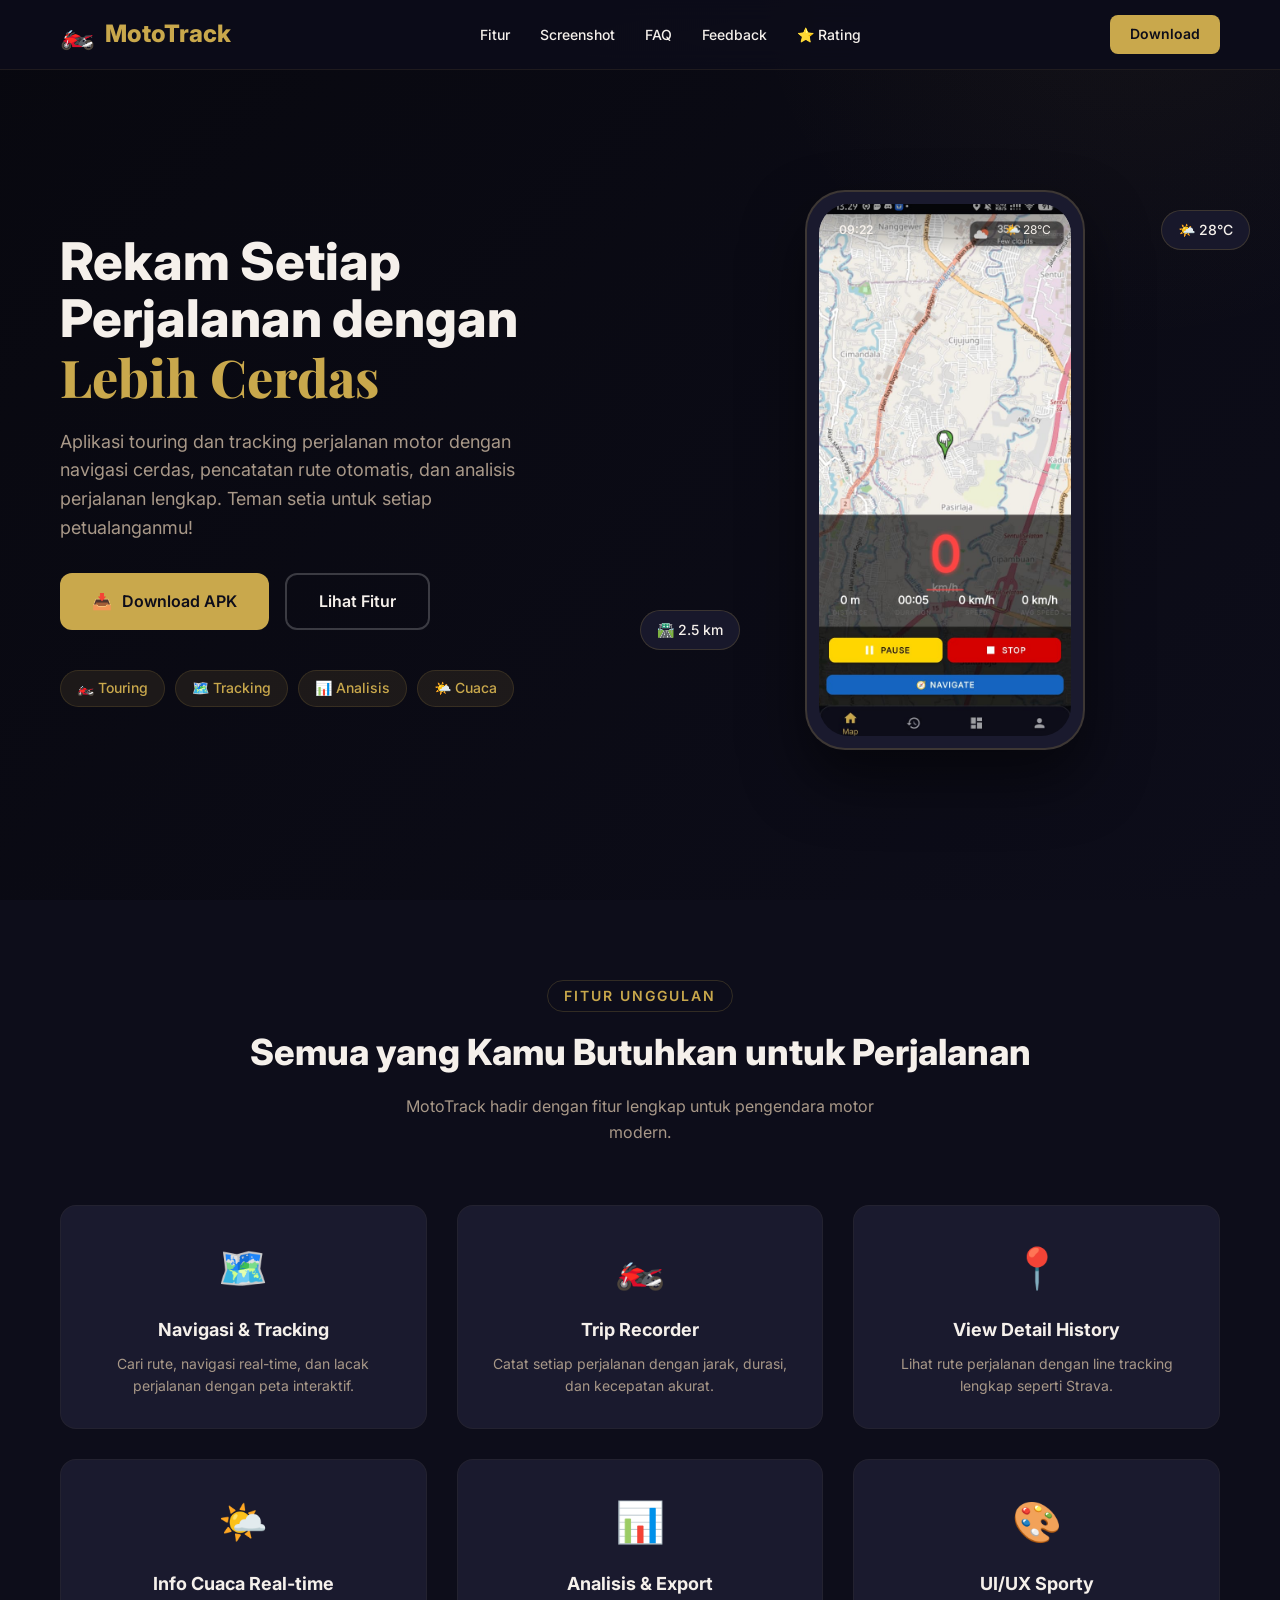
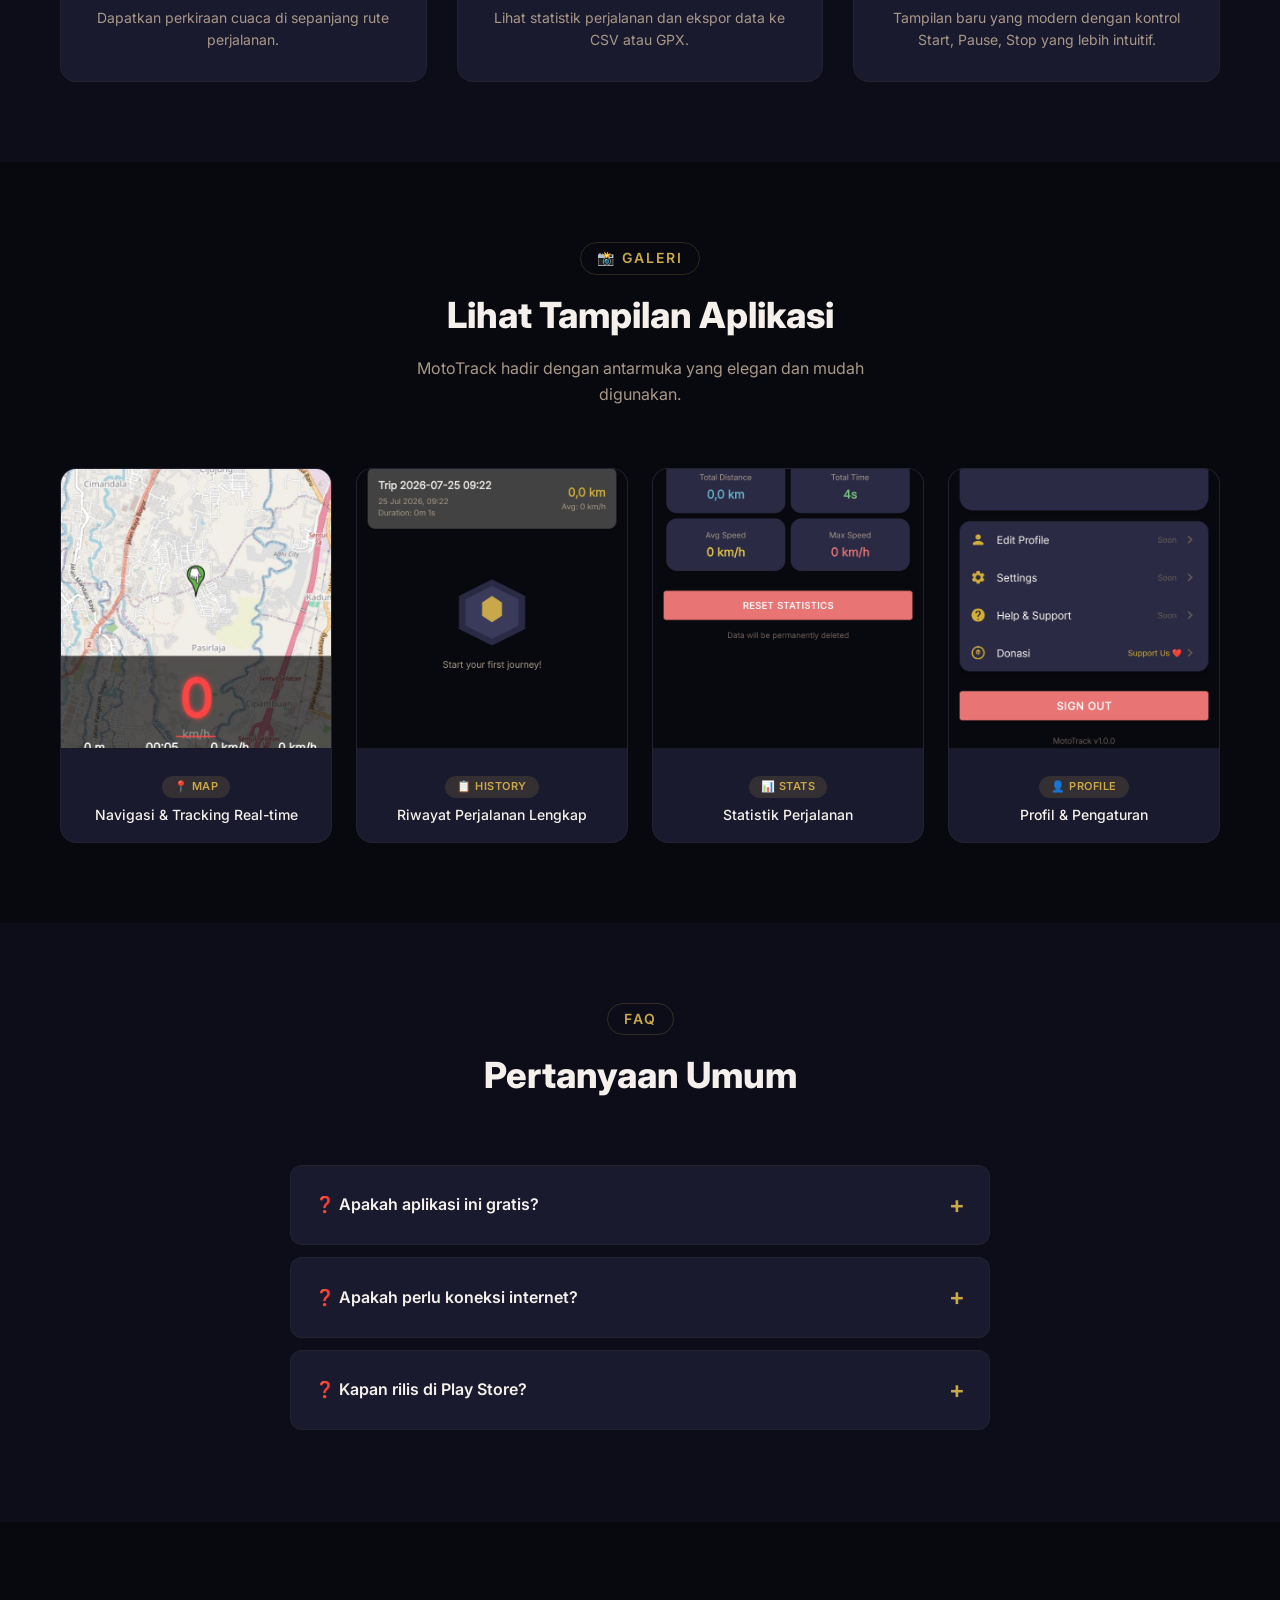
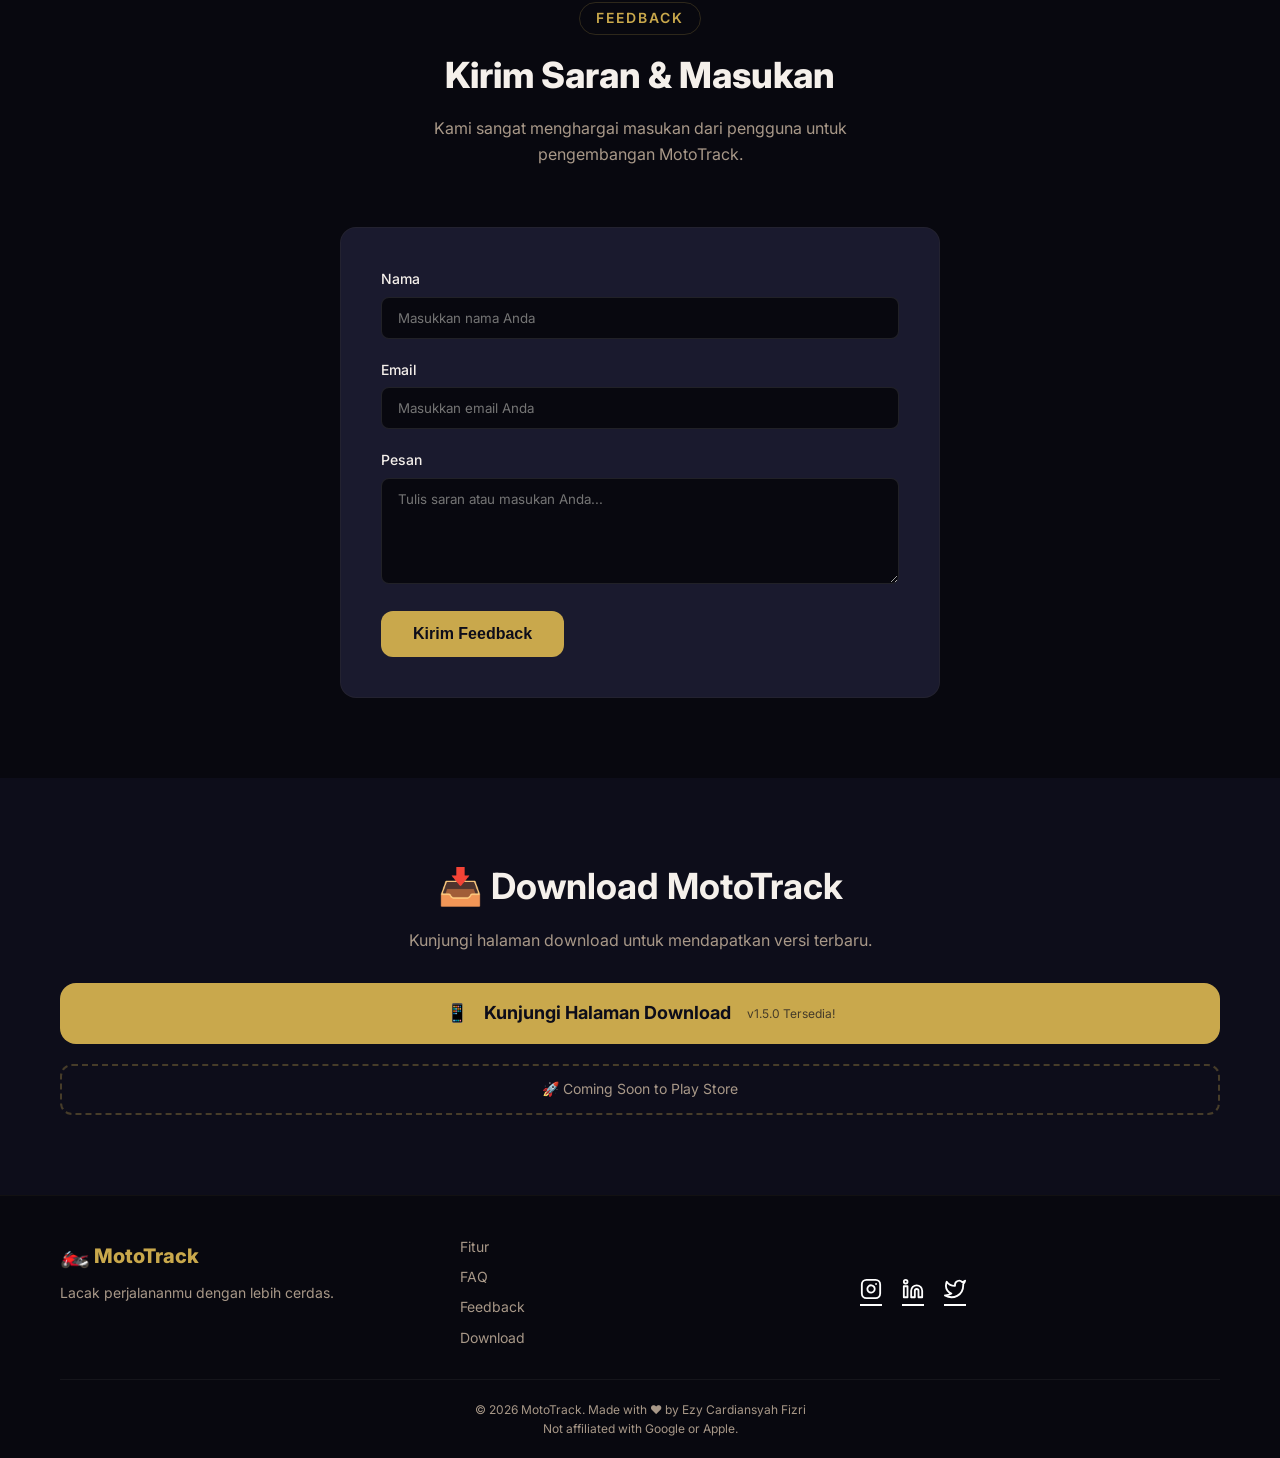
<file: index.html>
<!DOCTYPE html>
<html lang="id">
<head>
    <meta charset="UTF-8">
    <meta name="viewport" content="width=device-width, initial-scale=1.0">
    <title>MotoTrack - Track Your Journey</title>
    <link rel="stylesheet" href="css/style.css">
    <link href="https://fonts.googleapis.com/css2?family=Inter:wght@300;400;600;700;800&family=Playfair+Display:wght@700&display=swap" rel="stylesheet">
    <link rel="stylesheet" href="https://cdnjs.cloudflare.com/ajax/libs/font-awesome/6.4.0/css/all.min.css">

    <!-- ===== META TAGS ===== -->
<meta name="description" content="Aplikasi touring dan tracking perjalanan motor dengan navigasi cerdas, pencatatan rute otomatis, dan analisis perjalanan lengkap.">
<meta name="keywords" content="MotoTrack, tracking motor, navigasi motor, touring, aplikasi motor, GPS tracker">
<meta name="author" content="KyokoRu">

<!-- Open Graph -->
<meta property="og:type" content="website">
<meta property="og:title" content="MotoTrack - Track Your Journey">
<meta property="og:description" content="Aplikasi touring dan tracking perjalanan motor dengan navigasi cerdas.">
<meta property="og:image" content="assets/images/og-image.jpg">

<!-- Favicon -->
<link rel="icon" type="image/x-icon" href="favicon.ico">
</head>
<body>
    <!-- ===== NAVBAR ===== -->
    <nav class="navbar">
        <div class="container">
            <div class="nav-brand">
                <span class="logo-icon">🏍️</span>
                <span class="logo-text">MotoTrack</span>
            </div>
            <ul class="nav-menu">
                <li><a href="#features">Fitur</a></li>
                <li><a href="#screenshots">Screenshot</a></li>
                <li><a href="#faq">FAQ</a></li>
                <li><a href="#feedback">Feedback</a></li>
                <li><a href="rating.html">⭐ Rating</a></li>
            </ul>
            <a href="#download" class="btn-download-nav">Download</a>
            <div class="hamburger">
                <span></span>
                <span></span>
                <span></span>
            </div>
        </div>
    </nav>

<!-- ===== HERO ===== -->
<section class="hero" id="home">
    <div class="container">
        <div class="hero-content">
            <div class="hero-text">
                <h1>Rekam Setiap Perjalanan dengan <span class="highlight">Lebih Cerdas</span></h1>
                <p>Aplikasi touring dan tracking perjalanan motor dengan navigasi cerdas, pencatatan rute otomatis, dan analisis perjalanan lengkap. Teman setia untuk setiap petualanganmu!</p>
                <div class="hero-buttons">
                    <a href="#download" class="btn-primary">
                        <span>📥</span> Download APK
                    </a>
                    <a href="#features" class="btn-secondary">
                        Lihat Fitur
                    </a>
                </div>
                <div class="hero-tags">
                    <span class="hero-tag">🏍️ Touring</span>
                    <span class="hero-tag">🗺️ Tracking</span>
                    <span class="hero-tag">📊 Analisis</span>
                    <span class="hero-tag">🌤️ Cuaca</span>
                </div>
            </div>
            <div class="hero-image">
                <div class="phone-mockup">
                    <div class="phone-screen">
                        <img src="assets/images/screenshot-map.jpg" alt="MotoTrack Map View">
                        <div class="phone-overlay">
                            <span class="overlay-time">09:22</span>
                            <span class="overlay-weather">🌤️ 28°C</span>
                        </div>
                    </div>
                </div>
                <div class="floating-badge badge-weather">🌤️ 28°C</div>
                <div class="floating-badge badge-route">🛣️ 2.5 km</div>
            </div>
        </div>
    </div>
</section>

<!-- ===== LOADING SCREEN ===== -->
<div id="loading">
    <div class="loading-spinner"></div>
    <div class="loading-text">🏍️ MotoTrack</div>
</div>

<!-- ===== FITUR ===== -->
<section class="features" id="features">
    <div class="container">
        <div class="section-header">
            <span class="section-tag">Fitur Unggulan</span>
            <h2>Semua yang Kamu Butuhkan untuk Perjalanan</h2>
            <p>MotoTrack hadir dengan fitur lengkap untuk pengendara motor modern.</p>
        </div>
        <div class="features-grid">

            <!-- 1. Navigasi -->
            <div class="feature-card">
                <div class="feature-icon">🗺️</div>
                <h3>Navigasi & Tracking</h3>
                <p>Cari rute, navigasi real-time, dan lacak perjalanan dengan peta interaktif.</p>
            </div>

            <!-- 2. Trip Recorder -->
            <div class="feature-card">
                <div class="feature-icon">🏍️</div>
                <h3>Trip Recorder</h3>
                <p>Catat setiap perjalanan dengan jarak, durasi, dan kecepatan akurat.</p>
            </div>

            <!-- 3. View Detail History ⬅️ BARU -->
            <div class="feature-card">
                <div class="feature-icon">📍</div>
                <h3>View Detail History</h3>
                <p>Lihat rute perjalanan dengan line tracking lengkap seperti Strava.</p>
            </div>

            <!-- 4. Info Cuaca -->
            <div class="feature-card">
                <div class="feature-icon">🌤️</div>
                <h3>Info Cuaca Real-time</h3>
                <p>Dapatkan perkiraan cuaca di sepanjang rute perjalanan.</p>
            </div>

            <!-- 5. Analisis & Export -->
            <div class="feature-card">
                <div class="feature-icon">📊</div>
                <h3>Analisis & Export</h3>
                <p>Lihat statistik perjalanan dan ekspor data ke CSV atau GPX.</p>
            </div>

            <!-- 6. UI/UX Sporty ⬅️ BARU -->
            <div class="feature-card">
                <div class="feature-icon">🎨</div>
                <h3>UI/UX Sporty</h3>
                <p>Tampilan baru yang modern dengan kontrol Start, Pause, Stop yang lebih intuitif.</p>
            </div>

        </div>
    </div>
</section>

<!-- ===== SCREENSHOTS ===== -->
<section class="screenshots" id="screenshots">
    <div class="container">
        <div class="section-header">
            <span class="section-tag">📸 Galeri</span>
            <h2>Lihat Tampilan Aplikasi</h2>
            <p>MotoTrack hadir dengan antarmuka yang elegan dan mudah digunakan.</p>
        </div>
        <div class="screenshot-grid">
            <div class="screenshot-card">
                <img src="assets/images/screenshot-map.jpg" alt="Halaman Map MotoTrack">
                <div class="screenshot-info">
                    <span class="screenshot-badge">📍 Map</span>
                    <p>Navigasi & Tracking Real-time</p>
                </div>
            </div>
            <div class="screenshot-card">
                <img src="assets/images/screenshot-history.jpg" alt="Halaman History MotoTrack">
                <div class="screenshot-info">
                    <span class="screenshot-badge">📋 History</span>
                    <p>Riwayat Perjalanan Lengkap</p>
                </div>
            </div>
            <div class="screenshot-card">
                <img src="assets/images/screenshot-stats.jpg" alt="Halaman Statistics MotoTrack">
                <div class="screenshot-info">
                    <span class="screenshot-badge">📊 Stats</span>
                    <p>Statistik Perjalanan</p>
                </div>
            </div>
            <div class="screenshot-card">
                <img src="assets/images/screenshot-profile.png" alt="Halaman Profile MotoTrack">
                <div class="screenshot-info">
                    <span class="screenshot-badge">👤 Profile</span>
                    <p>Profil & Pengaturan</p>
                </div>
            </div>
        </div>
    </div>
</section>

    <!-- ===== FAQ ===== -->
    <section class="faq" id="faq">
        <div class="container">
            <div class="section-header">
                <span class="section-tag">FAQ</span>
                <h2>Pertanyaan Umum</h2>
            </div>
            <div class="faq-list">
                <div class="faq-item">
                    <div class="faq-question">
                        <span>❓ Apakah aplikasi ini gratis?</span>
                        <span class="faq-toggle">+</span>
                    </div>
                    <div class="faq-answer">
                        <p>Ya, MotoTrack 100% gratis dan tidak ada biaya berlangganan.</p>
                    </div>
                </div>
                <div class="faq-item">
                    <div class="faq-question">
                        <span>❓ Apakah perlu koneksi internet?</span>
                        <span class="faq-toggle">+</span>
                    </div>
                    <div class="faq-answer">
                        <p>Untuk navigasi dan cuaca, diperlukan internet. Tapi tracking tetap berjalan offline.</p>
                    </div>
                </div>
                <div class="faq-item">
                    <div class="faq-question">
                        <span>❓ Kapan rilis di Play Store?</span>
                        <span class="faq-toggle">+</span>
                    </div>
                    <div class="faq-answer">
                        <p>Saat ini MotoTrack masih dalam tahap pengembangan. Akan segera rilis di Play Store!</p>
                    </div>
                </div>
            </div>
        </div>
    </section>

    <!-- ===== FEEDBACK ===== -->
    <section class="feedback" id="feedback">
        <div class="container">
            <div class="section-header">
                <span class="section-tag">Feedback</span>
                <h2>Kirim Saran & Masukan</h2>
                <p>Kami sangat menghargai masukan dari pengguna untuk pengembangan MotoTrack.</p>
            </div>
            <div class="feedback-form">
                <form id="feedbackForm">
                    <div class="form-group">
                        <label for="name">Nama</label>
                        <input type="text" id="name" placeholder="Masukkan nama Anda" required>
                    </div>
                    <div class="form-group">
                        <label for="email">Email</label>
                        <input type="email" id="email" placeholder="Masukkan email Anda" required>
                    </div>
                    <div class="form-group">
                        <label for="message">Pesan</label>
                        <textarea id="message" rows="5" placeholder="Tulis saran atau masukan Anda..." required></textarea>
                    </div>
                    <button type="submit" class="btn-primary">Kirim Feedback</button>
                </form>
                <div id="feedbackSuccess" style="display:none;">
                    ✅ Terima kasih! Feedback Anda telah terkirim.
                </div>
            </div>
        </div>
    </section>

<!-- ===== DOWNLOAD ===== -->
<section class="download" id="download">
    <div class="container">
        <div class="download-content">
            <h2>📥 Download MotoTrack</h2>
            <p>Kunjungi halaman download untuk mendapatkan versi terbaru.</p>
            <div class="download-buttons">
                <a href="download.html" class="btn-download">
                    <span>📱</span> Kunjungi Halaman Download
                    <small>v1.5.0 Tersedia!</small>
                </a>
                <div class="coming-soon">
                    <span>🚀</span> Coming Soon to Play Store
                </div>
            </div>
        </div>
    </div>
</section>

<!-- ===== BACK TO TOP ===== -->
<button id="backToTop" class="back-to-top" aria-label="Kembali ke atas">⬆</button>

    <!-- ===== FOOTER ===== -->
    <footer class="footer">
        <div class="container">
            <div class="footer-content">
                <div class="footer-brand">
                    <span class="logo-icon">🏍️</span>
                    <span class="logo-text">MotoTrack</span>
                    <p>Lacak perjalananmu dengan lebih cerdas.</p>
                </div>
                <div class="footer-links">
                    <a href="#features">Fitur</a>
                    <a href="#faq">FAQ</a>
                    <a href="#feedback">Feedback</a>
                    <a href="#download">Download</a>
                </div>
<div class="footer-social">
    <!-- Instagram -->
    <a href="https://www.instagram.com/ezycardiansyah.f/" aria-label="Instagram" target="_blank" rel="noopener noreferrer">
        <svg xmlns="http://www.w3.org/2000/svg" width="22" height="22" viewBox="0 0 24 24" fill="none" stroke="currentColor" stroke-width="2" stroke-linecap="round" stroke-linejoin="round"><rect width="20" height="20" x="2" y="2" rx="5" ry="5"/><path d="M16 11.37A4 4 0 1 1 12.63 8 4 4 0 0 1 16 11.37z"/><line x1="17.5" x2="17.51" y1="6.5" y2="6.5"/></svg>
    </a>
    
    <!-- LinkedIn -->
    <a href="https://www.linkedin.com/in/Ezy Cardiansyah" aria-label="LinkedIn" target="_blank" rel="noopener noreferrer">
        <svg xmlns="http://www.w3.org/2000/svg" width="22" height="22" viewBox="0 0 24 24" fill="none" stroke="currentColor" stroke-width="2" stroke-linecap="round" stroke-linejoin="round"><path d="M16 8a6 6 0 0 1 6 6v7h-4v-7a2 2 0 0 0-2-2 2 2 0 0 0-2 2v7h-4v-7a6 6 0 0 1 6-6z"/><rect width="4" height="12" x="2" y="9"/><circle cx="4" cy="4" r="2"/></svg>
    </a>

    <!-- X (Opsional) -->
    <a href="https://x.com/ezycrdansyh" aria-label="X" target="_blank" rel="noopener noreferrer">
        <svg xmlns="http://www.w3.org/2000/svg" width="22" height="22" viewBox="0 0 24 24" fill="none" stroke="currentColor" stroke-width="2" stroke-linecap="round" stroke-linejoin="round"><path d="M23 3a10.9 10.9 0 0 1-3.14 1.53 4.48 4.48 0 0 0-7.86 3v1A10.67 10.67 0 0 1 3 4s-4 9 5 13a11.64 11.64 0 0 1-7 2c9 5 20 0 20-11.5a4.5 4.5 0 0 0-.08-.83A7.72 7.72 0 0 0 23 3z"/></svg>
    </a>
</div>
            </div>
            <div class="footer-bottom">
                <p>© 2026 MotoTrack. Made with ❤️ by Ezy Cardiansyah Fizri</p>
                <p>Not affiliated with Google or Apple.</p>
            </div>
        </div>
    </footer>

    <script src="js/script.js"></script>
</body>
</html>
</file>
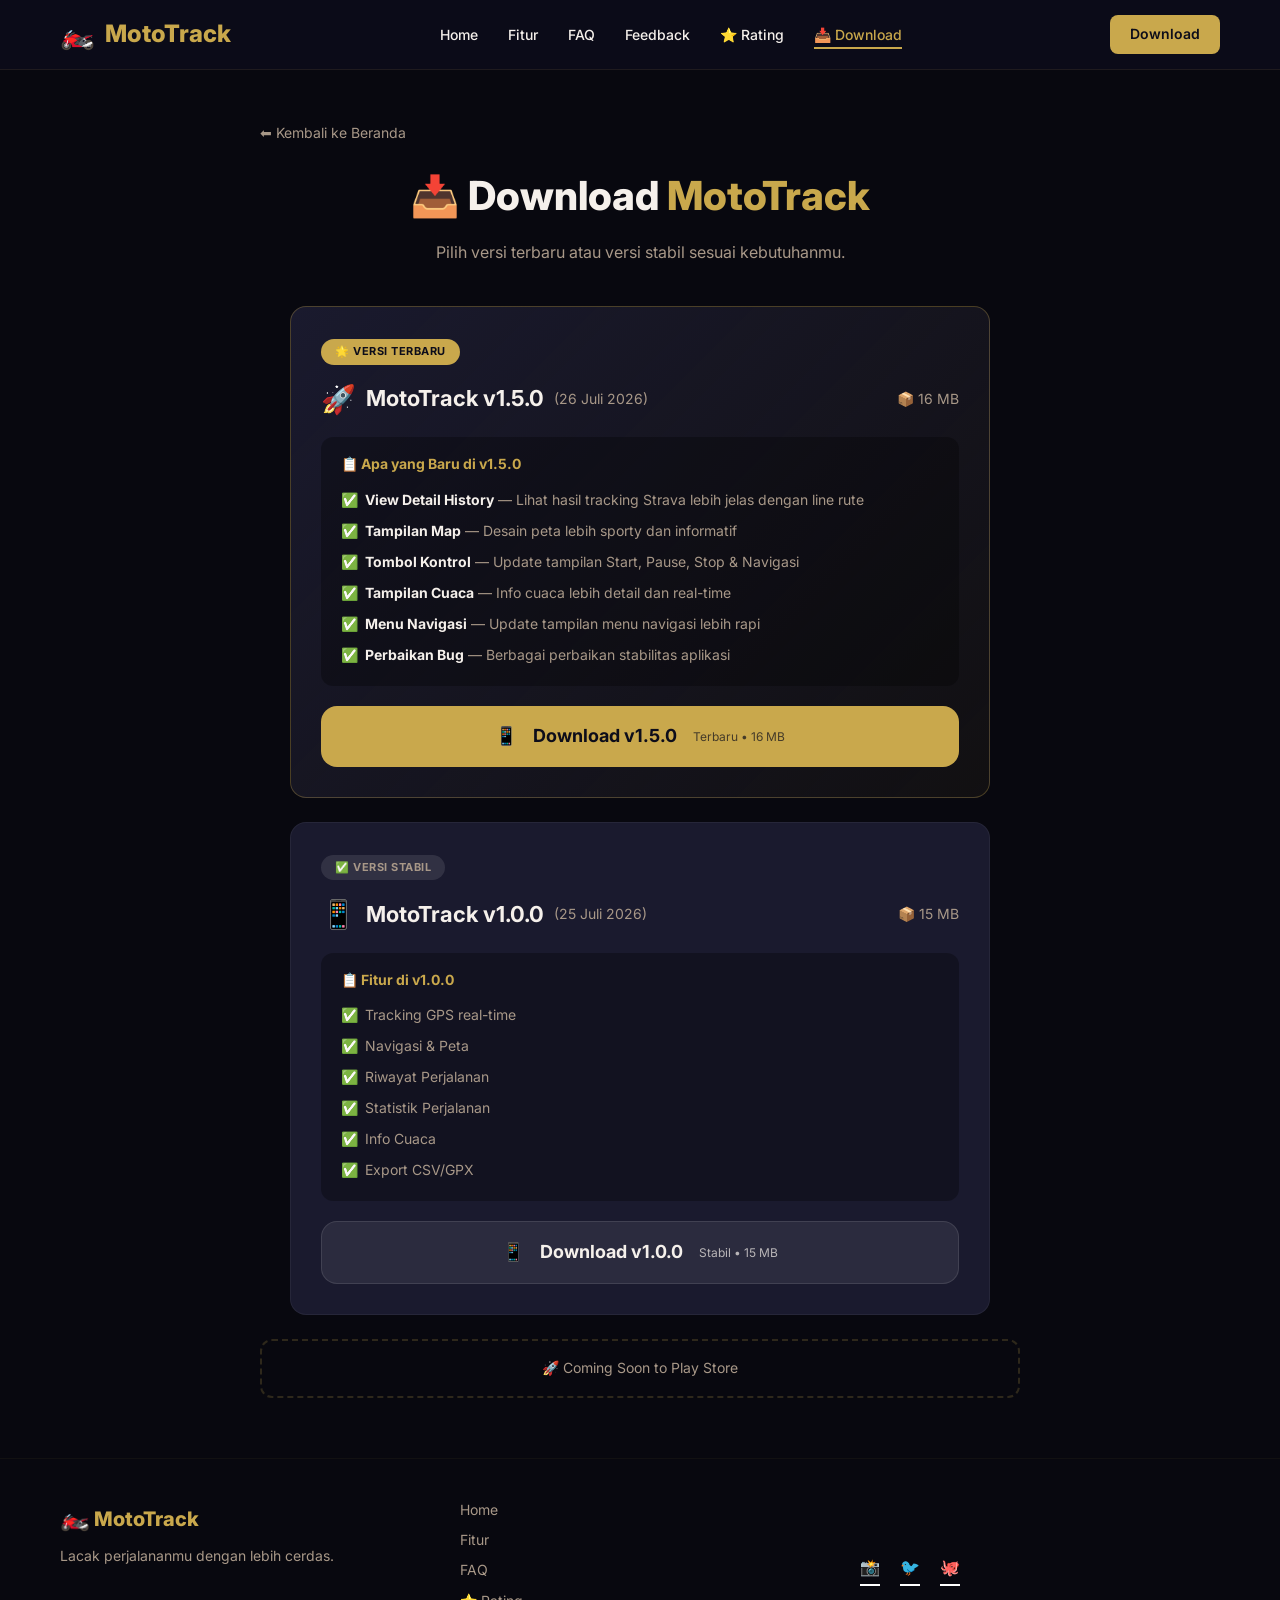
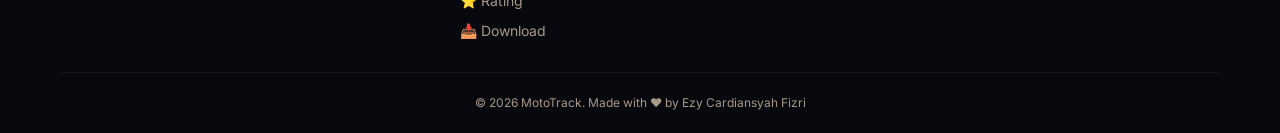
<file: download.html>
<!DOCTYPE html>
<html lang="id">
<head>
    <meta charset="UTF-8">
    <meta name="viewport" content="width=device-width, initial-scale=1.0">
    <title>Download MotoTrack</title>
    <link rel="stylesheet" href="css/style.css">
    <link href="https://fonts.googleapis.com/css2?family=Inter:wght@300;400;600;700;800&family=Playfair+Display:wght@700&display=swap" rel="stylesheet">
    <style>
        /* ============================================================
           DOWNLOAD PAGE SPECIFIC
        ============================================================ */
        .download-page {
            padding: 120px 0 60px;
            min-height: 100vh;
            background: var(--dark-bg);
        }

        .download-page .container {
            max-width: 800px;
        }

        .download-header {
            text-align: center;
            margin-bottom: 40px;
        }

        .download-header h1 {
            font-size: 40px;
            font-weight: 800;
            margin-bottom: 12px;
        }

        .download-header h1 .highlight {
            color: var(--gold);
        }

        .download-header p {
            color: var(--gray);
            font-size: 16px;
        }

        /* ===== DOWNLOAD CARDS ===== */
        .download-card {
            background: var(--black-light);
            border-radius: 16px;
            padding: 30px;
            margin-bottom: 24px;
            border: 1px solid rgba(255, 255, 255, 0.05);
            transition: all 0.3s;
            text-align: left;
        }

        .download-card:hover {
            transform: translateY(-4px);
            border-color: rgba(201, 168, 76, 0.2);
            box-shadow: 0 20px 40px rgba(0, 0, 0, 0.3);
        }

        .download-card.latest {
            border-color: rgba(201, 168, 76, 0.3);
            background: linear-gradient(135deg, var(--black-light) 0%, rgba(201, 168, 76, 0.05) 100%);
        }

        .download-badge {
            display: inline-block;
            background: var(--gold);
            color: var(--black);
            font-size: 11px;
            font-weight: 700;
            padding: 4px 14px;
            border-radius: 20px;
            text-transform: uppercase;
            letter-spacing: 0.5px;
            margin-bottom: 12px;
        }

        .download-badge.stable-badge {
            background: rgba(255, 255, 255, 0.1);
            color: var(--gray);
        }

        .download-info {
            display: flex;
            justify-content: space-between;
            align-items: center;
            flex-wrap: wrap;
            margin-bottom: 16px;
        }

        .download-version {
            display: flex;
            align-items: center;
            gap: 10px;
            flex-wrap: wrap;
        }

        .version-icon {
            font-size: 28px;
        }

        .version-name {
            font-size: 22px;
            font-weight: 700;
            color: var(--white);
        }

        .version-date {
            font-size: 14px;
            color: var(--gray);
        }

        .download-size {
            font-size: 14px;
            color: var(--gray);
        }

        /* ===== CHANGELOG ===== */
        .download-changelog {
            background: rgba(0, 0, 0, 0.3);
            border-radius: 12px;
            padding: 16px 20px;
            margin-bottom: 20px;
        }

        .download-changelog h4 {
            font-size: 14px;
            color: var(--gold);
            margin-bottom: 8px;
        }

        .download-changelog ul {
            list-style: none;
            padding: 0;
            margin: 0;
        }

        .download-changelog ul li {
            font-size: 14px;
            color: var(--gray);
            padding: 5px 0;
            padding-left: 24px;
            position: relative;
            line-height: 1.5;
        }

        .download-changelog ul li::before {
            content: '✅';
            position: absolute;
            left: 0;
            color: var(--gold);
        }

        .download-changelog ul li strong {
            color: var(--white);
        }

        /* ===== DOWNLOAD BUTTONS ===== */
        .btn-download {
            display: inline-flex;
            align-items: center;
            gap: 16px;
            background: var(--gold);
            color: var(--black);
            padding: 16px 40px;
            border-radius: 16px;
            font-weight: 700;
            font-size: 18px;
            text-decoration: none;
            transition: all 0.3s;
            width: 100%;
            justify-content: center;
            border: none;
            cursor: pointer;
        }

        .btn-download:hover {
            background: var(--gold-light);
            transform: translateY(-3px);
            box-shadow: 0 20px 40px rgba(201, 168, 76, 0.3);
        }

        .btn-download small {
            display: block;
            font-size: 12px;
            font-weight: 400;
            opacity: 0.7;
        }

        .btn-download.stable-download {
            background: rgba(255, 255, 255, 0.08);
            color: var(--white);
            border: 1px solid rgba(255, 255, 255, 0.1);
        }

        .btn-download.stable-download:hover {
            background: rgba(255, 255, 255, 0.15);
            box-shadow: 0 20px 40px rgba(255, 255, 255, 0.05);
        }

        .btn-back {
            display: inline-flex;
            align-items: center;
            gap: 8px;
            color: var(--gray);
            text-decoration: none;
            font-size: 14px;
            margin-bottom: 20px;
            transition: 0.3s;
        }

        .btn-back:hover {
            color: var(--gold);
        }

        .coming-soon {
            text-align: center;
            color: var(--gray);
            font-size: 14px;
            padding: 16px;
            border: 2px dashed rgba(201, 168, 76, 0.2);
            border-radius: 12px;
            margin-top: 20px;
        }

        /* ============================================================
           RESPONSIVE
        ============================================================ */
        @media (max-width: 768px) {
            .download-page {
                padding: 100px 0 40px;
            }

            .download-header h1 {
                font-size: 28px;
            }

            .download-card {
                padding: 20px;
            }

            .download-version {
                flex-direction: column;
                align-items: flex-start;
                gap: 4px;
            }

            .version-name {
                font-size: 18px;
            }

            .download-info {
                flex-direction: column;
                align-items: flex-start;
                gap: 6px;
            }

            .download-changelog ul li {
                font-size: 13px;
                padding-left: 20px;
            }

            .btn-download {
                font-size: 16px;
                padding: 14px 20px;
            }
        }
    </style>
</head>
<body>
    <!-- ===== NAVBAR ===== -->
    <nav class="navbar">
        <div class="container">
            <div class="nav-brand">
                <span class="logo-icon">🏍️</span>
                <span class="logo-text">MotoTrack</span>
            </div>
            <ul class="nav-menu">
                <li><a href="index.html">Home</a></li>
                <li><a href="index.html#features">Fitur</a></li>
                <li><a href="index.html#faq">FAQ</a></li>
                <li><a href="index.html#feedback">Feedback</a></li>
                <li><a href="rating.html">⭐ Rating</a></li>
                <li><a href="download.html" class="active">📥 Download</a></li>
            </ul>
            <a href="download.html" class="btn-download-nav">Download</a>
            <div class="hamburger">
                <span></span>
                <span></span>
                <span></span>
            </div>
        </div>
    </nav>

    <!-- ===== DOWNLOAD PAGE ===== -->
    <section class="download-page">
        <div class="container">

            <!-- Back Button -->
            <a href="index.html" class="btn-back">⬅ Kembali ke Beranda</a>

            <!-- Header -->
            <div class="download-header">
                <h1>📥 Download <span class="highlight">MotoTrack</span></h1>
                <p>Pilih versi terbaru atau versi stabil sesuai kebutuhanmu.</p>
            </div>

            <!-- ===== VERSI TERBARU v1.5.0 ===== -->
            <div class="download-card latest">
                <div class="download-badge">🌟 VERSI TERBARU</div>

                <div class="download-info">
                    <div class="download-version">
                        <span class="version-icon">🚀</span>
                        <span class="version-name">MotoTrack v1.5.0</span>
                        <span class="version-date">(26 Juli 2026)</span>
                    </div>
                    <span class="download-size">📦 16 MB</span>
                </div>

                <div class="download-changelog">
                    <h4>📋 Apa yang Baru di v1.5.0</h4>
                    <ul>
                        <li><strong>View Detail History</strong> — Lihat hasil tracking Strava lebih jelas dengan line rute</li>
                        <li><strong>Tampilan Map</strong> — Desain peta lebih sporty dan informatif</li>
                        <li><strong>Tombol Kontrol</strong> — Update tampilan Start, Pause, Stop & Navigasi</li>
                        <li><strong>Tampilan Cuaca</strong> — Info cuaca lebih detail dan real-time</li>
                        <li><strong>Menu Navigasi</strong> — Update tampilan menu navigasi lebih rapi</li>
                        <li><strong>Perbaikan Bug</strong> — Berbagai perbaikan stabilitas aplikasi</li>
                    </ul>
                </div>

                <a href="assets/apk/MotoTrack-v1.5.0.apk" class="btn-download" download>
                    <span>📱</span> Download v1.5.0
                    <small>Terbaru • 16 MB</small>
                </a>
            </div>

            <!-- ===== VERSI STABIL v1.0.0 ===== -->
            <div class="download-card stable">
                <div class="download-badge stable-badge">✅ VERSI STABIL</div>

                <div class="download-info">
                    <div class="download-version">
                        <span class="version-icon">📱</span>
                        <span class="version-name">MotoTrack v1.0.0</span>
                        <span class="version-date">(25 Juli 2026)</span>
                    </div>
                    <span class="download-size">📦 15 MB</span>
                </div>

                <div class="download-changelog">
                    <h4>📋 Fitur di v1.0.0</h4>
                    <ul>
                        <li>Tracking GPS real-time</li>
                        <li>Navigasi & Peta</li>
                        <li>Riwayat Perjalanan</li>
                        <li>Statistik Perjalanan</li>
                        <li>Info Cuaca</li>
                        <li>Export CSV/GPX</li>
                    </ul>
                </div>

                <a href="assets/apk/MotoTrack-v1.0.0.apk" class="btn-download stable-download" download>
                    <span>📱</span> Download v1.0.0
                    <small>Stabil • 15 MB</small>
                </a>
            </div>

            <div class="coming-soon">
                <span>🚀</span> Coming Soon to Play Store
            </div>

        </div>
    </section>

    <!-- ===== FOOTER ===== -->
    <footer class="footer">
        <div class="container">
            <div class="footer-content">
                <div class="footer-brand">
                    <span class="logo-icon">🏍️</span>
                    <span class="logo-text">MotoTrack</span>
                    <p>Lacak perjalananmu dengan lebih cerdas.</p>
                </div>
                <div class="footer-links">
                    <a href="index.html">Home</a>
                    <a href="index.html#features">Fitur</a>
                    <a href="index.html#faq">FAQ</a>
                    <a href="rating.html">⭐ Rating</a>
                    <a href="download.html">📥 Download</a>
                </div>
                <div class="footer-social">
                    <a href="#" aria-label="Instagram">📸</a>
                    <a href="#" aria-label="Twitter">🐦</a>
                    <a href="#" aria-label="GitHub">🐙</a>
                </div>
            </div>
            <div class="footer-bottom">
                <p>© 2026 MotoTrack. Made with ❤️ by Ezy Cardiansyah Fizri</p>
            </div>
        </div>
    </footer>

    <script src="js/script.js"></script>
    <script>
        // NAVBAR HAMBURGER
        const hamburger = document.querySelector('.hamburger');
        const navMenu = document.querySelector('.nav-menu');
        hamburger.addEventListener('click', () => {
            navMenu.classList.toggle('active');
        });

        // SMOOTH SCROLL & CLOSE MENU
        document.querySelectorAll('a[href^="#"]').forEach(anchor => {
            anchor.addEventListener('click', function(e) {
                e.preventDefault();
                const target = document.querySelector(this.getAttribute('href'));
                if (target) {
                    target.scrollIntoView({ behavior: 'smooth' });
                    navMenu.classList.remove('active');
                }
            });
        });
    </script>
</body>
</html>
</file>
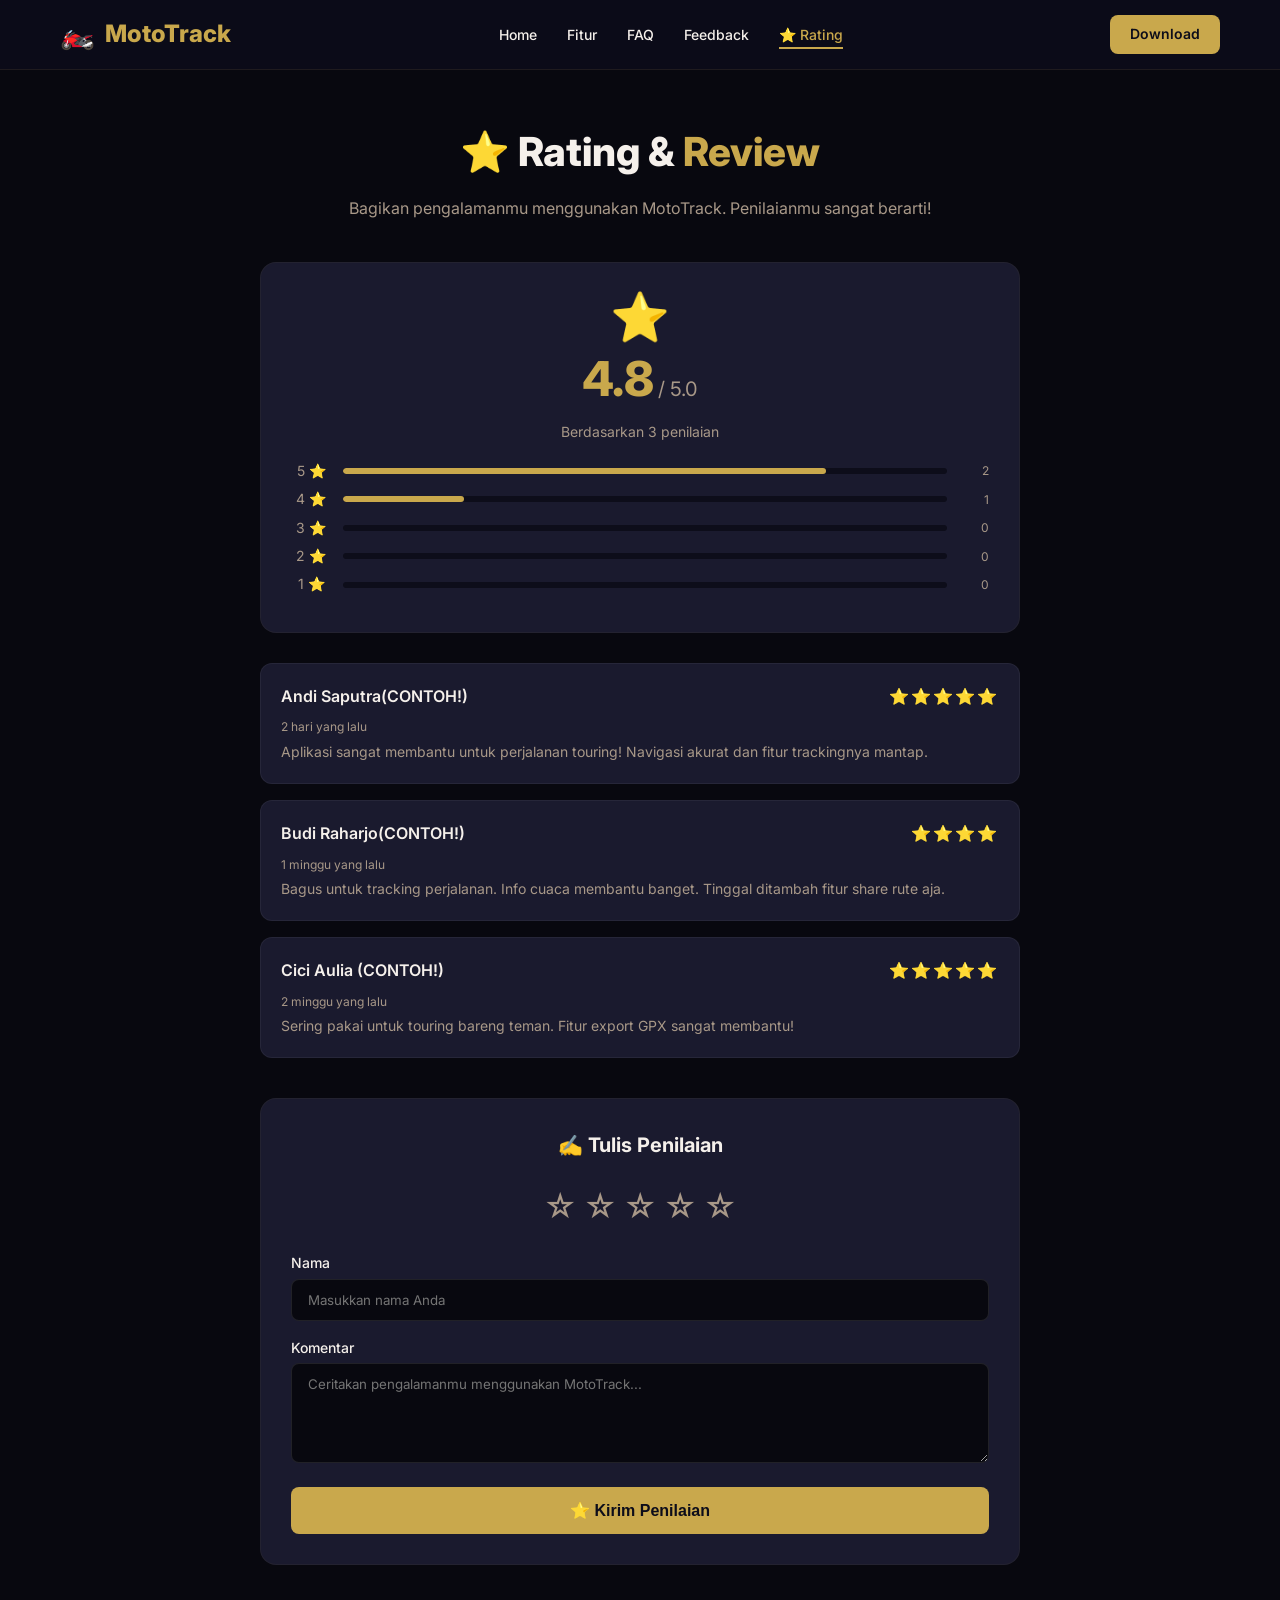
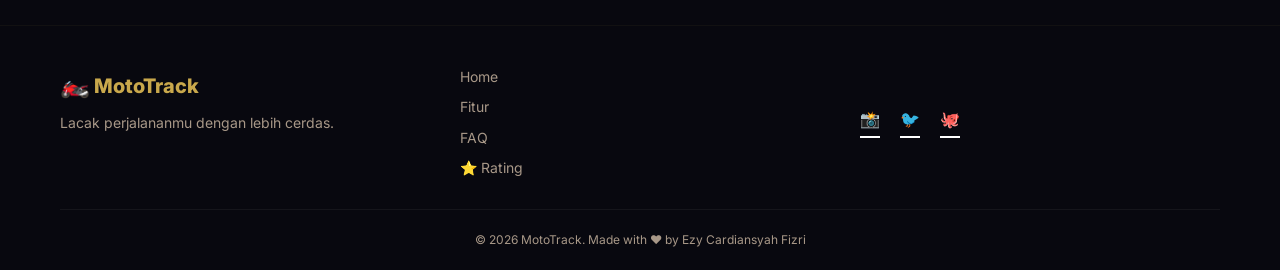
<file: rating.html>
<!DOCTYPE html>
<html lang="id">
<head>
    <meta charset="UTF-8">
    <meta name="viewport" content="width=device-width, initial-scale=1.0">
    <title>Rating & Review - MotoTrack</title>
    <link rel="stylesheet" href="css/style.css">
    <link href="https://fonts.googleapis.com/css2?family=Inter:wght@300;400;600;700;800&display=swap" rel="stylesheet">
    <style>
        /* ============================================================
           RATING PAGE
        ============================================================ */
        .rating-page {
            padding: 120px 0 60px;
            min-height: 100vh;
            background: var(--dark-bg);
        }

        .rating-container {
            max-width: 800px;
            margin: 0 auto;
            padding: 0 20px;
        }

        /* ===== HEADER ===== */
        .rating-header {
            text-align: center;
            margin-bottom: 40px;
        }

        .rating-header h1 {
            font-size: 40px;
            font-weight: 800;
            margin-bottom: 12px;
        }

        .rating-header h1 .highlight {
            color: var(--gold);
        }

        .rating-header p {
            color: var(--gray);
            font-size: 16px;
        }

        /* ===== AVERAGE RATING ===== */
        .rating-average {
            background: var(--black-light);
            border-radius: 16px;
            padding: 30px;
            text-align: center;
            border: 1px solid rgba(201, 168, 76, 0.05);
            margin-bottom: 30px;
        }

        .rating-average .big-star {
            font-size: 48px;
            line-height: 1;
        }

        .rating-average .big-number {
            font-size: 48px;
            font-weight: 800;
            color: var(--gold);
        }

        .rating-average .big-total {
            font-size: 20px;
            color: var(--gray);
        }

        .rating-average .rating-bar-container {
            margin-top: 16px;
        }

        .rating-bar-row {
            display: flex;
            align-items: center;
            gap: 12px;
            margin-bottom: 6px;
        }

        .rating-bar-row .star-label {
            width: 40px;
            font-size: 14px;
            color: var(--gray);
        }

        .rating-bar-row .bar-track {
            flex: 1;
            height: 6px;
            background: var(--black);
            border-radius: 4px;
            overflow: hidden;
        }

        .rating-bar-row .bar-fill {
            height: 100%;
            background: var(--gold);
            border-radius: 4px;
            transition: width 0.8s ease;
        }

        .rating-bar-row .bar-count {
            width: 30px;
            font-size: 12px;
            color: var(--gray);
            text-align: right;
        }

        /* ===== REVIEW LIST ===== */
        .review-list {
            display: flex;
            flex-direction: column;
            gap: 16px;
            margin-bottom: 40px;
        }

        .review-card {
            background: var(--black-light);
            border-radius: 12px;
            padding: 20px;
            border: 1px solid rgba(255, 255, 255, 0.05);
            transition: 0.3s;
        }

        .review-card:hover {
            border-color: rgba(201, 168, 76, 0.15);
        }

        .review-header {
            display: flex;
            justify-content: space-between;
            align-items: center;
            margin-bottom: 8px;
        }

        .review-name {
            font-weight: 600;
            font-size: 16px;
        }

        .review-stars {
            color: var(--gold);
            font-size: 16px;
            letter-spacing: 2px;
        }

        .review-date {
            font-size: 12px;
            color: var(--gray);
        }

        .review-text {
            color: var(--gray);
            font-size: 14px;
            margin-top: 4px;
        }

        /* ===== REVIEW FORM ===== */
        .review-form {
            background: var(--black-light);
            border-radius: 16px;
            padding: 30px;
            border: 1px solid rgba(201, 168, 76, 0.05);
        }

        .review-form h3 {
            font-size: 20px;
            margin-bottom: 20px;
            text-align: center;
        }

        .star-rating {
            display: flex;
            justify-content: center;
            gap: 8px;
            margin-bottom: 20px;
        }

        .star-rating .star {
            font-size: 32px;
            cursor: pointer;
            color: var(--gray);
            transition: all 0.2s;
            user-select: none;
        }

        .star-rating .star.active {
            color: var(--gold);
        }

        .star-rating .star:hover {
            transform: scale(1.2);
        }

        .form-group {
            margin-bottom: 16px;
        }

        .form-group label {
            display: block;
            font-weight: 500;
            font-size: 14px;
            margin-bottom: 4px;
            color: var(--white);
        }

        .form-group input,
        .form-group textarea {
            width: 100%;
            padding: 12px 16px;
            background: var(--dark-bg);
            border: 1px solid rgba(255, 255, 255, 0.1);
            border-radius: 8px;
            color: var(--white);
            font-family: 'Inter', sans-serif;
            transition: 0.3s;
        }

        .form-group input:focus,
        .form-group textarea:focus {
            outline: none;
            border-color: var(--gold);
        }

        .form-group textarea {
            resize: vertical;
            min-height: 100px;
        }

        .btn-submit {
            width: 100%;
            padding: 14px;
            background: var(--gold);
            color: var(--black);
            border: none;
            border-radius: 8px;
            font-weight: 600;
            font-size: 16px;
            cursor: pointer;
            transition: 0.3s;
        }

        .btn-submit:hover {
            background: var(--gold-light);
            transform: translateY(-2px);
        }

        .btn-submit:disabled {
            opacity: 0.5;
            cursor: not-allowed;
            transform: none;
        }

        /* ===== SUCCESS MESSAGE ===== */
        .success-message {
            display: none;
            text-align: center;
            padding: 30px;
            background: rgba(46, 204, 113, 0.1);
            border: 1px solid rgba(46, 204, 113, 0.3);
            border-radius: 12px;
            margin-top: 20px;
        }

        .success-message .check {
            font-size: 48px;
            display: block;
            margin-bottom: 12px;
        }

        .success-message h4 {
            font-size: 20px;
            color: #2ECC71;
        }

        .success-message p {
            color: var(--gray);
            font-size: 14px;
        }

        /* ============================================================
           RESPONSIVE
        ============================================================ */
        @media (max-width: 768px) {
            .rating-page {
                padding: 100px 0 40px;
            }

            .rating-header h1 {
                font-size: 28px;
            }

            .rating-average .big-number {
                font-size: 32px;
            }

            .star-rating .star {
                font-size: 28px;
            }

            .review-header {
                flex-wrap: wrap;
                gap: 4px;
            }

            .rating-bar-row .star-label {
                width: 30px;
                font-size: 12px;
            }

            .rating-bar-row .bar-count {
                width: 20px;
                font-size: 10px;
            }
        }
    </style>
</head>
<body>
    <!-- ===== NAVBAR ===== -->
    <nav class="navbar">
        <div class="container">
            <div class="nav-brand">
                <span class="logo-icon">🏍️</span>
                <span class="logo-text">MotoTrack</span>
            </div>
            <ul class="nav-menu">
                <li><a href="index.html">Home</a></li>
                <li><a href="index.html#features">Fitur</a></li>
                <li><a href="index.html#faq">FAQ</a></li>
                <li><a href="index.html#feedback">Feedback</a></li>
                <li><a href="rating.html" class="active">⭐ Rating</a></li>
            </ul>
            <a href="index.html#download" class="btn-download-nav">Download</a>
            <div class="hamburger">
                <span></span>
                <span></span>
                <span></span>
            </div>
        </div>
    </nav>

    <!-- ===== RATING PAGE ===== -->
    <section class="rating-page">
        <div class="rating-container">

            <!-- ===== HEADER ===== -->
            <div class="rating-header">
                <h1>⭐ Rating & <span class="highlight">Review</span></h1>
                <p>Bagikan pengalamanmu menggunakan MotoTrack. Penilaianmu sangat berarti!</p>
            </div>

            <!-- ===== AVERAGE RATING ===== -->
            <div class="rating-average" id="ratingSummary">
                <div class="big-star">⭐</div>
                <div>
                    <span class="big-number" id="avgRating">4.8</span>
                    <span class="big-total">/ 5.0</span>
                </div>
                <div style="color: var(--gray); font-size: 14px; margin-top: 4px;">
                    Berdasarkan <span id="totalReviews">3</span> penilaian
                </div>
                <div class="rating-bar-container">
                    <div class="rating-bar-row">
                        <span class="star-label">5 ⭐</span>
                        <div class="bar-track"><div class="bar-fill" style="width: 80%;" id="bar5"></div></div>
                        <span class="bar-count" id="count5">2</span>
                    </div>
                    <div class="rating-bar-row">
                        <span class="star-label">4 ⭐</span>
                        <div class="bar-track"><div class="bar-fill" style="width: 20%;" id="bar4"></div></div>
                        <span class="bar-count" id="count4">1</span>
                    </div>
                    <div class="rating-bar-row">
                        <span class="star-label">3 ⭐</span>
                        <div class="bar-track"><div class="bar-fill" style="width: 0%;" id="bar3"></div></div>
                        <span class="bar-count" id="count3">0</span>
                    </div>
                    <div class="rating-bar-row">
                        <span class="star-label">2 ⭐</span>
                        <div class="bar-track"><div class="bar-fill" style="width: 0%;" id="bar2"></div></div>
                        <span class="bar-count" id="count2">0</span>
                    </div>
                    <div class="rating-bar-row">
                        <span class="star-label">1 ⭐</span>
                        <div class="bar-track"><div class="bar-fill" style="width: 0%;" id="bar1"></div></div>
                        <span class="bar-count" id="count1">0</span>
                    </div>
                </div>
            </div>

            <!-- ===== REVIEW LIST ===== -->
            <div class="review-list" id="reviewList">
                <div class="review-card">
                    <div class="review-header">
                        <span class="review-name">Andi Saputra(CONTOH!)</span>
                        <span class="review-stars">⭐⭐⭐⭐⭐</span>
                    </div>
                    <div class="review-date">2 hari yang lalu</div>
                    <div class="review-text">Aplikasi sangat membantu untuk perjalanan touring! Navigasi akurat dan fitur trackingnya mantap.</div>
                </div>
                <div class="review-card">
                    <div class="review-header">
                        <span class="review-name">Budi Raharjo(CONTOH!)</span>
                        <span class="review-stars">⭐⭐⭐⭐</span>
                    </div>
                    <div class="review-date">1 minggu yang lalu</div>
                    <div class="review-text">Bagus untuk tracking perjalanan. Info cuaca membantu banget. Tinggal ditambah fitur share rute aja.</div>
                </div>
                <div class="review-card">
                    <div class="review-header">
                        <span class="review-name">Cici Aulia (CONTOH!)</span>
                        <span class="review-stars">⭐⭐⭐⭐⭐</span>
                    </div>
                    <div class="review-date">2 minggu yang lalu</div>
                    <div class="review-text">Sering pakai untuk touring bareng teman. Fitur export GPX sangat membantu!</div>
                </div>
            </div>

            <!-- ===== REVIEW FORM ===== -->
            <div class="review-form">
                <h3>✍️ Tulis Penilaian</h3>
                <div class="star-rating" id="starRating">
                    <span class="star" data-value="1">☆</span>
                    <span class="star" data-value="2">☆</span>
                    <span class="star" data-value="3">☆</span>
                    <span class="star" data-value="4">☆</span>
                    <span class="star" data-value="5">☆</span>
                </div>
                <form id="reviewForm">
                    <div class="form-group">
                        <label for="reviewName">Nama</label>
                        <input type="text" id="reviewName" placeholder="Masukkan nama Anda" required>
                    </div>
                    <div class="form-group">
                        <label for="reviewComment">Komentar</label>
                        <textarea id="reviewComment" placeholder="Ceritakan pengalamanmu menggunakan MotoTrack..." required></textarea>
                    </div>
                    <button type="submit" class="btn-submit" id="submitReview">⭐ Kirim Penilaian</button>
                </form>
                <div class="success-message" id="successMessage">
                    <span class="check">✅</span>
                    <h4>Terima Kasih!</h4>
                    <p>Penilaianmu telah berhasil dikirim dan akan membantu pengembangan MotoTrack.</p>
                </div>
            </div>

        </div>
    </section>

    <!-- ===== FOOTER ===== -->
    <footer class="footer">
        <div class="container">
            <div class="footer-content">
                <div class="footer-brand">
                    <span class="logo-icon">🏍️</span>
                    <span class="logo-text">MotoTrack</span>
                    <p>Lacak perjalananmu dengan lebih cerdas.</p>
                </div>
                <div class="footer-links">
                    <a href="index.html">Home</a>
                    <a href="index.html#features">Fitur</a>
                    <a href="index.html#faq">FAQ</a>
                    <a href="rating.html">⭐ Rating</a>
                </div>
                <div class="footer-social">
                    <a href="#" aria-label="Instagram">📸</a>
                    <a href="#" aria-label="Twitter">🐦</a>
                    <a href="#" aria-label="GitHub">🐙</a>
                </div>
            </div>
            <div class="footer-bottom">
                <p>© 2026 MotoTrack. Made with ❤️ by Ezy Cardiansyah Fizri</p>
            </div>
        </div>
    </footer>

    <script>
        // ============================================================
        // STAR RATING
        // ============================================================
        let selectedRating = 0;
        const stars = document.querySelectorAll('.star-rating .star');

        stars.forEach(star => {
            star.addEventListener('click', function() {
                selectedRating = parseInt(this.dataset.value);
                updateStars(selectedRating);
            });

            star.addEventListener('mouseenter', function() {
                const val = parseInt(this.dataset.value);
                updateStars(val);
            });

            star.addEventListener('mouseleave', function() {
                updateStars(selectedRating);
            });
        });

        function updateStars(rating) {
            stars.forEach((star, index) => {
                if (index < rating) {
                    star.textContent = '⭐';
                    star.classList.add('active');
                } else {
                    star.textContent = '☆';
                    star.classList.remove('active');
                }
            });
        }

        // ============================================================
        // FORM SUBMIT
        // ============================================================
        document.getElementById('reviewForm').addEventListener('submit', function(e) {
            e.preventDefault();

            const name = document.getElementById('reviewName').value.trim();
            const comment = document.getElementById('reviewComment').value.trim();

            if (selectedRating === 0) {
                alert('Silakan pilih rating bintang terlebih dahulu!');
                return;
            }

            if (!name || !comment) {
                alert('Harap isi semua field!');
                return;
            }

            // Simpan data (nanti bisa dikirim ke server)
            console.log('Review:', { rating: selectedRating, name, comment });

            // Tampilkan sukses
            this.style.display = 'none';
            document.getElementById('successMessage').style.display = 'block';

            // Tambahkan review ke list
            const reviewList = document.getElementById('reviewList');
            const newReview = document.createElement('div');
            newReview.className = 'review-card';
            newReview.innerHTML = `
                <div class="review-header">
                    <span class="review-name">${name}</span>
                    <span class="review-stars">${'⭐'.repeat(selectedRating)}</span>
                </div>
                <div class="review-date">Baru saja</div>
                <div class="review-text">${comment}</div>
            `;
            reviewList.prepend(newReview);

            // Update rating stats
            updateRatingStats(selectedRating);
        });

        // ============================================================
        // UPDATE RATING STATS
        // ============================================================
        function updateRatingStats(newRating) {
            const totalEl = document.getElementById('totalReviews');
            const avgEl = document.getElementById('avgRating');
            const counts = {
                1: parseInt(document.getElementById('count1').textContent),
                2: parseInt(document.getElementById('count2').textContent),
                3: parseInt(document.getElementById('count3').textContent),
                4: parseInt(document.getElementById('count4').textContent),
                5: parseInt(document.getElementById('count5').textContent)
            };

            // Tambah rating baru
            counts[newRating] = (counts[newRating] || 0) + 1;

            // Hitung total
            const total = Object.values(counts).reduce((a, b) => a + b, 0);
            const sum = Object.entries(counts).reduce((acc, [key, val]) => acc + (parseInt(key) * val), 0);
            const avg = total > 0 ? (sum / total) : 0;

            // Update UI
            totalEl.textContent = total;
            avgEl.textContent = avg.toFixed(1);

            // Update bars
            for (let i = 1; i <= 5; i++) {
                document.getElementById(`count${i}`).textContent = counts[i];
                const percentage = total > 0 ? (counts[i] / total) * 100 : 0;
                document.getElementById(`bar${i}`).style.width = percentage + '%';
            }
        }

        // ============================================================
        // NAVBAR HAMBURGER
        // ============================================================
        const hamburger = document.querySelector('.hamburger');
        const navMenu = document.querySelector('.nav-menu');

        hamburger.addEventListener('click', () => {
            navMenu.classList.toggle('active');
        });

        // ============================================================
        // SMOOTH SCROLL
        // ============================================================
        document.querySelectorAll('a[href^="#"]').forEach(anchor => {
            anchor.addEventListener('click', function(e) {
                e.preventDefault();
                const target = document.querySelector(this.getAttribute('href'));
                if (target) {
                    target.scrollIntoView({ behavior: 'smooth' });
                    navMenu.classList.remove('active');
                }
            });
        });
    </script>
</body>
</html>
</file>
<file: css/style.css>
/* ============================================================
   RESET & BASE
============================================================ */
* {
    margin: 0;
    padding: 0;
    box-sizing: border-box;
}

:root {
    --gold: #C9A84C;
    --gold-dark: #A8893C;
    --gold-light: #D4B96A;
    --black: #0D0D1A;
    --black-light: #1A1A2E;
    --white: #F5F0EB;
    --gray: #A89888;
    --dark-bg: #08080F;
    --transition: all 0.3s ease;
}

html {
    scroll-behavior: smooth;
}

body {
    font-family: 'Inter', sans-serif;
    background-color: var(--dark-bg);
    color: var(--white);
    line-height: 1.6;
    overflow-x: hidden;
    transition: var(--transition);
}

.container {
    max-width: 1200px;
    margin: 0 auto;
    padding: 0 20px;
}

/* ============================================================
   LOADING SCREEN
============================================================ */
#loading {
    position: fixed;
    top: 0;
    left: 0;
    width: 100%;
    height: 100%;
    background: var(--dark-bg);
    display: flex;
    flex-direction: column;
    align-items: center;
    justify-content: center;
    z-index: 9999;
    transition: opacity 0.5s ease;
}

#loading.hide {
    opacity: 0;
    pointer-events: none;
}

.loading-spinner {
    width: 50px;
    height: 50px;
    border: 3px solid var(--black-light);
    border-top-color: var(--gold);
    border-radius: 50%;
    animation: spin 0.8s linear infinite;
}

.loading-text {
    margin-top: 16px;
    color: var(--gray);
    font-size: 14px;
    letter-spacing: 2px;
    animation: pulse 1.5s ease-in-out infinite;
}

@keyframes spin {
    to { transform: rotate(360deg); }
}

@keyframes pulse {
    0%, 100% { opacity: 0.5; }
    50% { opacity: 1; }
}

/* ============================================================
   NAVBAR
============================================================ */
.navbar {
    position: fixed;
    top: 0;
    width: 100%;
    background: rgba(13, 13, 26, 0.9);
    backdrop-filter: blur(12px);
    border-bottom: 1px solid rgba(201, 168, 76, 0.1);
    z-index: 1000;
    padding: 12px 0;
    transition: var(--transition);
}

.navbar .container {
    display: flex;
    justify-content: space-between;
    align-items: center;
}

.nav-brand {
    display: flex;
    align-items: center;
    gap: 10px;
    font-size: 24px;
    font-weight: 800;
    color: var(--gold);
    text-decoration: none;
}

.logo-icon {
    font-size: 28px;
}

.nav-menu {
    display: flex;
    list-style: none;
    gap: 30px;
    align-items: center;
}

.nav-menu a {
    color: var(--white);
    text-decoration: none;
    font-size: 14px;
    font-weight: 500;
    transition: var(--transition);
    padding: 4px 0;
    position: relative;
}

.nav-menu a::after {
    content: '';
    position: absolute;
    bottom: -2px;
    left: 0;
    width: 0;
    height: 2px;
    background: var(--gold);
    transition: var(--transition);
}

.nav-menu a:hover::after,
.nav-menu a.active::after {
    width: 100%;
}

.nav-menu a:hover {
    color: var(--gold);
}

.nav-menu a.active {
    color: var(--gold);
}

.btn-download-nav {
    background: var(--gold);
    color: var(--black);
    padding: 8px 20px;
    border-radius: 8px;
    text-decoration: none;
    font-weight: 600;
    font-size: 14px;
    transition: var(--transition);
}

.btn-download-nav:hover {
    background: var(--gold-light);
    transform: translateY(-2px);
}

.hamburger {
    display: none;
    flex-direction: column;
    gap: 5px;
    cursor: pointer;
}

.hamburger span {
    width: 25px;
    height: 2px;
    background: var(--white);
    transition: var(--transition);
}

.hamburger.active span:nth-child(1) {
    transform: rotate(45deg) translate(5px, 5px);
}
.hamburger.active span:nth-child(2) {
    opacity: 0;
}
.hamburger.active span:nth-child(3) {
    transform: rotate(-45deg) translate(5px, -5px);
}

/* ============================================================
   HERO
============================================================ */
.hero {
    padding: 120px 0 80px;
    min-height: 100vh;
    display: flex;
    align-items: center;
    background: linear-gradient(135deg, var(--dark-bg) 0%, var(--black) 100%);
    position: relative;
    overflow: hidden;
}

.hero::before {
    content: '';
    position: absolute;
    top: -50%;
    right: -20%;
    width: 800px;
    height: 800px;
    background: radial-gradient(circle, rgba(201, 168, 76, 0.05) 0%, transparent 70%);
    border-radius: 50%;
}

.hero-content {
    display: grid;
    grid-template-columns: 1fr 1fr;
    gap: 60px;
    align-items: center;
    position: relative;
    z-index: 1;
}

.hero-text h1 {
    font-size: 52px;
    font-weight: 800;
    line-height: 1.1;
    margin-bottom: 20px;
}

.hero-text h1 .highlight {
    color: var(--gold);
    font-family: 'Playfair Display', serif;
}

.hero-text p {
    font-size: 18px;
    color: var(--gray);
    max-width: 500px;
    margin-bottom: 30px;
}

.hero-buttons {
    display: flex;
    gap: 16px;
    margin-bottom: 40px;
    flex-wrap: wrap;
}

.btn-primary {
    display: inline-flex;
    align-items: center;
    gap: 10px;
    background: var(--gold);
    color: var(--black);
    padding: 14px 32px;
    border-radius: 12px;
    font-weight: 600;
    font-size: 16px;
    text-decoration: none;
    transition: var(--transition);
    border: none;
    cursor: pointer;
}

.btn-primary:hover {
    background: var(--gold-light);
    transform: translateY(-3px);
    box-shadow: 0 10px 30px rgba(201, 168, 76, 0.3);
}

.btn-secondary {
    display: inline-flex;
    align-items: center;
    gap: 10px;
    background: transparent;
    color: var(--white);
    padding: 14px 32px;
    border-radius: 12px;
    font-weight: 600;
    font-size: 16px;
    text-decoration: none;
    border: 2px solid rgba(255, 255, 255, 0.2);
    transition: var(--transition);
}

.btn-secondary:hover {
    border-color: var(--gold);
    color: var(--gold);
}

.hero-stats {
    display: flex;
    gap: 40px;
}

.stat {
    display: flex;
    flex-direction: column;
}

.stat-number {
    font-size: 28px;
    font-weight: 800;
    color: var(--gold);
}

.stat-label {
    font-size: 14px;
    color: var(--gray);
}

/* ===== PHONE MOCKUP ===== */
.hero-image {
    position: relative;
    display: flex;
    justify-content: center;
}

.phone-mockup {
    width: 280px;
    height: 560px;
    background: var(--black-light);
    border-radius: 40px;
    padding: 12px;
    border: 2px solid rgba(201, 168, 76, 0.2);
    box-shadow: 0 30px 60px rgba(0, 0, 0, 0.5);
    position: relative;
    animation: float 3s ease-in-out infinite;
}

@keyframes float {
    0%, 100% { transform: translateY(0px); }
    50% { transform: translateY(-15px); }
}

.phone-screen {
    width: 100%;
    height: 100%;
    background: var(--dark-bg);
    border-radius: 30px;
    overflow: hidden;
    position: relative;
}

.phone-screen img {
    width: 100%;
    height: 100%;
    object-fit: cover;
}

.phone-overlay {
    position: absolute;
    top: 0;
    left: 0;
    right: 0;
    padding: 16px 20px;
    display: flex;
    justify-content: space-between;
    font-size: 12px;
    color: var(--white);
    background: linear-gradient(to bottom, rgba(0,0,0,0.4), transparent);
    border-radius: 30px 30px 0 0;
}

.phone-overlay .overlay-time {
    font-weight: 600;
}

.phone-overlay .overlay-weather {
    font-size: 12px;
}

.floating-badge {
    position: absolute;
    background: rgba(26, 26, 46, 0.9);
    backdrop-filter: blur(8px);
    padding: 8px 16px;
    border-radius: 20px;
    border: 1px solid rgba(201, 168, 76, 0.2);
    font-size: 14px;
    font-weight: 500;
    animation: float 3s ease-in-out infinite 1s;
}

.badge-weather {
    top: 20px;
    right: -30px;
}

.badge-route {
    bottom: 100px;
    left: -30px;
    animation-delay: 1.5s;
}

.hero-tags {
    display: flex;
    flex-wrap: wrap;
    gap: 10px;
    margin-top: 20px;
}

.hero-tag {
    display: inline-block;
    background: rgba(201, 168, 76, 0.1);
    color: var(--gold);
    padding: 6px 16px;
    border-radius: 20px;
    font-size: 14px;
    font-weight: 500;
    border: 1px solid rgba(201, 168, 76, 0.15);
    transition: var(--transition);
}

.hero-tag:hover {
    background: rgba(201, 168, 76, 0.2);
    transform: translateY(-2px);
}

/* ============================================================
   SECTION HEADER
============================================================ */
.section-header {
    text-align: center;
    margin-bottom: 60px;
}

.section-tag {
    display: inline-block;
    color: var(--gold);
    font-size: 14px;
    font-weight: 600;
    text-transform: uppercase;
    letter-spacing: 2px;
    border: 1px solid rgba(201, 168, 76, 0.2);
    padding: 4px 16px;
    border-radius: 20px;
    margin-bottom: 12px;
}

.section-header h2 {
    font-size: 36px;
    font-weight: 800;
    margin-bottom: 12px;
}

.section-header p {
    color: var(--gray);
    max-width: 500px;
    margin: 0 auto;
}

/* ============================================================
   FEATURES
============================================================ */
.features {
    padding: 80px 0;
    background: var(--black);
}

.features-grid {
    display: grid;
    grid-template-columns: repeat(3, 1fr);
    gap: 30px;
}

.feature-card {
    background: var(--black-light);
    padding: 30px;
    border-radius: 16px;
    border: 1px solid rgba(201, 168, 76, 0.05);
    transition: var(--transition);
    text-align: center;
}

.feature-card:hover {
    transform: translateY(-8px);
    border-color: rgba(201, 168, 76, 0.2);
    box-shadow: 0 20px 40px rgba(0, 0, 0, 0.3);
}

.feature-icon {
    font-size: 40px;
    margin-bottom: 16px;
}

.feature-card h3 {
    font-size: 18px;
    margin-bottom: 8px;
}

.feature-card p {
    color: var(--gray);
    font-size: 14px;
}

/* ============================================================
   SCREENSHOTS
============================================================ */
.screenshots {
    padding: 80px 0;
    background: var(--dark-bg);
}

.screenshot-grid {
    display: grid;
    grid-template-columns: repeat(4, 1fr);
    gap: 24px;
}

.screenshot-card {
    background: var(--black-light);
    border-radius: 16px;
    overflow: hidden;
    border: 1px solid rgba(201, 168, 76, 0.05);
    transition: var(--transition);
}

.screenshot-card:hover {
    transform: translateY(-8px);
    border-color: rgba(201, 168, 76, 0.2);
    box-shadow: 0 20px 40px rgba(0, 0, 0, 0.3);
}

.screenshot-card img {
    width: 100%;
    height: 280px;
    object-fit: cover;
    background: var(--black);
    border-bottom: 1px solid rgba(255, 255, 255, 0.05);
}

.screenshot-info {
    padding: 16px;
    text-align: center;
}

.screenshot-badge {
    display: inline-block;
    background: rgba(201, 168, 76, 0.15);
    color: var(--gold);
    font-size: 11px;
    font-weight: 600;
    padding: 2px 12px;
    border-radius: 12px;
    margin-bottom: 6px;
    text-transform: uppercase;
    letter-spacing: 0.5px;
}

.screenshot-info p {
    font-size: 14px;
    font-weight: 500;
    color: var(--white);
}

/* ============================================================
   DOWNLOAD CARDS
============================================================ */
.download {
    padding: 80px 0;
    background: var(--black);
    text-align: center;
}

.download-content h2 {
    font-size: 36px;
    margin-bottom: 12px;
}

.download-content p {
    color: var(--gray);
    margin-bottom: 30px;
}

.download-card {
    background: var(--black-light);
    border-radius: 16px;
    padding: 30px;
    margin-bottom: 24px;
    border: 1px solid rgba(255, 255, 255, 0.05);
    transition: var(--transition);
    max-width: 700px;
    margin-left: auto;
    margin-right: auto;
    text-align: left;
}

.download-card:hover {
    transform: translateY(-4px);
    border-color: rgba(201, 168, 76, 0.2);
    box-shadow: 0 20px 40px rgba(0, 0, 0, 0.3);
}

.download-card.latest {
    border-color: rgba(201, 168, 76, 0.3);
    background: linear-gradient(135deg, var(--black-light) 0%, rgba(201, 168, 76, 0.05) 100%);
}

.download-badge {
    display: inline-block;
    background: var(--gold);
    color: var(--black);
    font-size: 11px;
    font-weight: 700;
    padding: 4px 14px;
    border-radius: 20px;
    text-transform: uppercase;
    letter-spacing: 0.5px;
    margin-bottom: 12px;
}

.download-badge.stable-badge {
    background: rgba(255, 255, 255, 0.1);
    color: var(--gray);
}

.version-badge-new {
    background: #2ECC71;
    color: var(--black);
    font-size: 10px;
    font-weight: 700;
    padding: 2px 10px;
    border-radius: 12px;
    text-transform: uppercase;
    letter-spacing: 0.5px;
    margin-left: 8px;
}

.download-info {
    display: flex;
    justify-content: space-between;
    align-items: center;
    flex-wrap: wrap;
    margin-bottom: 16px;
}

.download-version {
    display: flex;
    align-items: center;
    gap: 10px;
    flex-wrap: wrap;
}

.version-icon {
    font-size: 28px;
}

.version-name {
    font-size: 22px;
    font-weight: 700;
    color: var(--white);
}

.version-date {
    font-size: 14px;
    color: var(--gray);
}

.download-size {
    font-size: 14px;
    color: var(--gray);
}

.download-changelog {
    background: rgba(0, 0, 0, 0.3);
    border-radius: 12px;
    padding: 16px 20px;
    margin-bottom: 20px;
}

.download-changelog h4 {
    font-size: 14px;
    color: var(--gold);
    margin-bottom: 8px;
}

.download-changelog ul {
    list-style: none;
    padding: 0;
    margin: 0;
}

.download-changelog ul li {
    font-size: 14px;
    color: var(--gray);
    padding: 5px 0;
    padding-left: 24px;
    position: relative;
    line-height: 1.5;
}

.download-changelog ul li::before {
    content: '✅';
    position: absolute;
    left: 0;
    color: var(--gold);
}

.download-changelog ul li strong {
    color: var(--white);
}

.btn-download {
    display: inline-flex;
    align-items: center;
    gap: 16px;
    background: var(--gold);
    color: var(--black);
    padding: 16px 40px;
    border-radius: 16px;
    font-weight: 700;
    font-size: 18px;
    text-decoration: none;
    transition: var(--transition);
    width: 100%;
    justify-content: center;
}

.btn-download:hover {
    background: var(--gold-light);
    transform: translateY(-3px);
    box-shadow: 0 20px 40px rgba(201, 168, 76, 0.3);
}

.btn-download small {
    display: block;
    font-size: 12px;
    font-weight: 400;
    opacity: 0.7;
}

.btn-download.stable-download {
    background: rgba(255, 255, 255, 0.08);
    color: var(--white);
    border: 1px solid rgba(255, 255, 255, 0.1);
}

.btn-download.stable-download:hover {
    background: rgba(255, 255, 255, 0.15);
    box-shadow: 0 20px 40px rgba(255, 255, 255, 0.05);
}

.coming-soon {
    color: var(--gray);
    font-size: 14px;
    padding: 12px 24px;
    border: 2px dashed rgba(201, 168, 76, 0.3);
    border-radius: 12px;
    margin-top: 20px;
}

/* ============================================================
   FAQ
============================================================ */
.faq {
    padding: 80px 0;
    background: var(--black);
}

.faq-list {
    max-width: 700px;
    margin: 0 auto;
}

.faq-item {
    background: var(--black-light);
    border-radius: 12px;
    margin-bottom: 12px;
    border: 1px solid rgba(201, 168, 76, 0.05);
    overflow: hidden;
}

.faq-question {
    display: flex;
    justify-content: space-between;
    align-items: center;
    padding: 20px 24px;
    cursor: pointer;
    font-weight: 600;
    transition: var(--transition);
}

.faq-question:hover {
    background: rgba(201, 168, 76, 0.05);
}

.faq-toggle {
    font-size: 24px;
    color: var(--gold);
    transition: var(--transition);
}

.faq-item.active .faq-toggle {
    transform: rotate(45deg);
}

.faq-answer {
    max-height: 0;
    overflow: hidden;
    transition: var(--transition);
    padding: 0 24px;
    color: var(--gray);
}

.faq-item.active .faq-answer {
    max-height: 200px;
    padding: 0 24px 20px;
}

/* ============================================================
   FEEDBACK
============================================================ */
.feedback {
    padding: 80px 0;
    background: var(--dark-bg);
}

.feedback-form {
    max-width: 600px;
    margin: 0 auto;
    background: var(--black-light);
    padding: 40px;
    border-radius: 16px;
    border: 1px solid rgba(201, 168, 76, 0.05);
}

.form-group {
    margin-bottom: 20px;
}

.form-group label {
    display: block;
    font-weight: 500;
    margin-bottom: 6px;
    font-size: 14px;
}

.form-group input,
.form-group textarea {
    width: 100%;
    padding: 12px 16px;
    background: var(--dark-bg);
    border: 1px solid rgba(255, 255, 255, 0.1);
    border-radius: 8px;
    color: var(--white);
    font-family: 'Inter', sans-serif;
    transition: var(--transition);
}

.form-group input:focus,
.form-group textarea:focus {
    outline: none;
    border-color: var(--gold);
}

/* ============================================================
   BACK TO TOP
============================================================ */
.back-to-top {
    position: fixed;
    bottom: 30px;
    right: 30px;
    width: 50px;
    height: 50px;
    background: var(--gold);
    color: var(--black);
    border: none;
    border-radius: 50%;
    font-size: 24px;
    cursor: pointer;
    opacity: 0;
    visibility: hidden;
    transition: var(--transition);
    box-shadow: 0 4px 15px rgba(201, 168, 76, 0.3);
    z-index: 999;
}

.back-to-top.show {
    opacity: 1;
    visibility: visible;
}

.back-to-top:hover {
    transform: translateY(-3px);
    background: var(--gold-light);
}

/* ============================================================
   FOOTER
============================================================ */
.footer {
    padding: 40px 0 20px;
    background: var(--dark-bg);
    border-top: 1px solid rgba(201, 168, 76, 0.05);
}

.footer-content {
    display: grid;
    grid-template-columns: 1fr 1fr 1fr;
    gap: 40px;
    padding-bottom: 30px;
    border-bottom: 1px solid rgba(255, 255, 255, 0.05);
}

.footer-brand .logo-icon {
    font-size: 24px;
}

.footer-brand .logo-text {
    font-size: 20px;
    font-weight: 800;
    color: var(--gold);
}

.footer-brand p {
    color: var(--gray);
    font-size: 14px;
    margin-top: 8px;
}

.footer-links {
    display: flex;
    flex-direction: column;
    gap: 8px;
}

.footer-links a {
    color: var(--gray);
    text-decoration: none;
    font-size: 14px;
    transition: var(--transition);
}

.footer-links a:hover {
    color: var(--gold);
}

.footer-social {
    display: flex;
    gap: 20px;
    align-items: center;
}

.footer-social a {
    display: inline-flex;
    align-items: center;
    justify-content: center;
    color: #ffffff; /* Warna ikon putih */
    text-decoration: none;
    padding-bottom: 4px;
    border-bottom: 2px solid #ffffff; /* Garis bawah khas pada gambar */
    transition: opacity 0.3s ease, transform 0.3s ease;
}

.footer-social a:hover {
    opacity: 0.7; /* Efek pudar sedikit saat kursor diarahkan */
    transform: translateY(-2px);
}

.footer-bottom {
    text-align: center;
    padding-top: 20px;
    font-size: 12px;
    color: var(--gray);
}

/* ============================================================
   RATING PAGE
============================================================ */
.rating-page {
    padding: 120px 0 60px;
    min-height: 100vh;
    background: var(--dark-bg);
}

.rating-container {
    max-width: 800px;
    margin: 0 auto;
    padding: 0 20px;
}

.rating-header {
    text-align: center;
    margin-bottom: 40px;
}

.rating-header h1 {
    font-size: 40px;
    font-weight: 800;
    margin-bottom: 12px;
}

.rating-header h1 .highlight {
    color: var(--gold);
}

.rating-header p {
    color: var(--gray);
    font-size: 16px;
}

.rating-average {
    background: var(--black-light);
    border-radius: 16px;
    padding: 30px;
    text-align: center;
    border: 1px solid rgba(201, 168, 76, 0.05);
    margin-bottom: 30px;
}

.rating-average .big-star {
    font-size: 48px;
    line-height: 1;
}

.rating-average .big-number {
    font-size: 48px;
    font-weight: 800;
    color: var(--gold);
}

.rating-average .big-total {
    font-size: 20px;
    color: var(--gray);
}

.rating-bar-row {
    display: flex;
    align-items: center;
    gap: 12px;
    margin-bottom: 6px;
}

.rating-bar-row .star-label {
    width: 40px;
    font-size: 14px;
    color: var(--gray);
}

.rating-bar-row .bar-track {
    flex: 1;
    height: 6px;
    background: var(--black);
    border-radius: 4px;
    overflow: hidden;
}

.rating-bar-row .bar-fill {
    height: 100%;
    background: var(--gold);
    border-radius: 4px;
    transition: width 0.8s ease;
}

.rating-bar-row .bar-count {
    width: 30px;
    font-size: 12px;
    color: var(--gray);
    text-align: right;
}

.review-list {
    display: flex;
    flex-direction: column;
    gap: 16px;
    margin-bottom: 40px;
}

.review-card {
    background: var(--black-light);
    border-radius: 12px;
    padding: 20px;
    border: 1px solid rgba(255, 255, 255, 0.05);
    transition: var(--transition);
}

.review-card:hover {
    border-color: rgba(201, 168, 76, 0.15);
}

.review-header {
    display: flex;
    justify-content: space-between;
    align-items: center;
    margin-bottom: 8px;
    flex-wrap: wrap;
    gap: 4px;
}

.review-name {
    font-weight: 600;
    font-size: 16px;
}

.review-stars {
    color: var(--gold);
    font-size: 16px;
    letter-spacing: 2px;
}

.review-date {
    font-size: 12px;
    color: var(--gray);
}

.review-text {
    color: var(--gray);
    font-size: 14px;
    margin-top: 4px;
}

.review-form {
    background: var(--black-light);
    border-radius: 16px;
    padding: 30px;
    border: 1px solid rgba(201, 168, 76, 0.05);
}

.review-form h3 {
    font-size: 20px;
    margin-bottom: 20px;
    text-align: center;
}

.star-rating {
    display: flex;
    justify-content: center;
    gap: 8px;
    margin-bottom: 20px;
}

.star-rating .star {
    font-size: 32px;
    cursor: pointer;
    color: var(--gray);
    transition: var(--transition);
    user-select: none;
}

.star-rating .star.active {
    color: var(--gold);
}

.star-rating .star:hover {
    transform: scale(1.2);
}

.btn-submit {
    width: 100%;
    padding: 14px;
    background: var(--gold);
    color: var(--black);
    border: none;
    border-radius: 8px;
    font-weight: 600;
    font-size: 16px;
    cursor: pointer;
    transition: var(--transition);
}

.btn-submit:hover {
    background: var(--gold-light);
    transform: translateY(-2px);
}

.success-message {
    display: none;
    text-align: center;
    padding: 30px;
    background: rgba(46, 204, 113, 0.1);
    border: 1px solid rgba(46, 204, 113, 0.3);
    border-radius: 12px;
    margin-top: 20px;
}

.success-message .check {
    font-size: 48px;
    display: block;
    margin-bottom: 12px;
}

.success-message h4 {
    font-size: 20px;
    color: #2ECC71;
}

/* ============================================================
   RESPONSIVE
============================================================ */
@media (max-width: 992px) {
    .hero-content {
        grid-template-columns: 1fr;
        text-align: center;
    }

    .hero-text p {
        margin: 0 auto 30px;
    }

    .hero-buttons {
        justify-content: center;
    }

    .hero-stats {
        justify-content: center;
    }

    .hero-image {
        order: -1;
    }

    .phone-mockup {
        width: 220px;
        height: 440px;
    }

    .features-grid {
        grid-template-columns: repeat(2, 1fr);
    }

    .screenshot-grid {
        grid-template-columns: repeat(2, 1fr);
    }

    .footer-content {
        grid-template-columns: 1fr;
        text-align: center;
    }

    .footer-social {
        justify-content: center;
    }

    .floating-badge {
        display: none;
    }

    .rating-header h1 {
        font-size: 28px;
    }

    .rating-average .big-number {
        font-size: 32px;
    }

    .star-rating .star {
        font-size: 28px;
    }
}

@media (max-width: 768px) {
    .nav-menu {
        display: none;
        position: absolute;
        top: 100%;
        left: 0;
        right: 0;
        background: var(--black);
        flex-direction: column;
        padding: 20px;
        gap: 16px;
        border-bottom: 1px solid rgba(201, 168, 76, 0.1);
    }

    .nav-menu.active {
        display: flex;
    }

    .hamburger {
        display: flex;
    }

    .hero-text h1 {
        font-size: 36px;
    }

    .features-grid {
        grid-template-columns: 1fr;
    }

    .screenshot-grid {
        grid-template-columns: 1fr;
    }

    .download-card {
        padding: 20px;
    }

    .download-version {
        flex-direction: column;
        align-items: flex-start;
        gap: 4px;
    }

    .version-name {
        font-size: 18px;
    }

    .download-info {
        flex-direction: column;
        align-items: flex-start;
        gap: 6px;
    }

    .download-changelog ul li {
        font-size: 13px;
        padding-left: 20px;
    }

    .btn-download {
        font-size: 16px;
        padding: 14px 20px;
    }

    .rating-header h1 {
        font-size: 28px;
    }

    .rating-bar-row .star-label {
        width: 30px;
        font-size: 12px;
    }

    .rating-bar-row .bar-count {
        width: 20px;
        font-size: 10px;
    }

    .review-header {
        flex-wrap: wrap;
        gap: 4px;
    }
}
</file>
